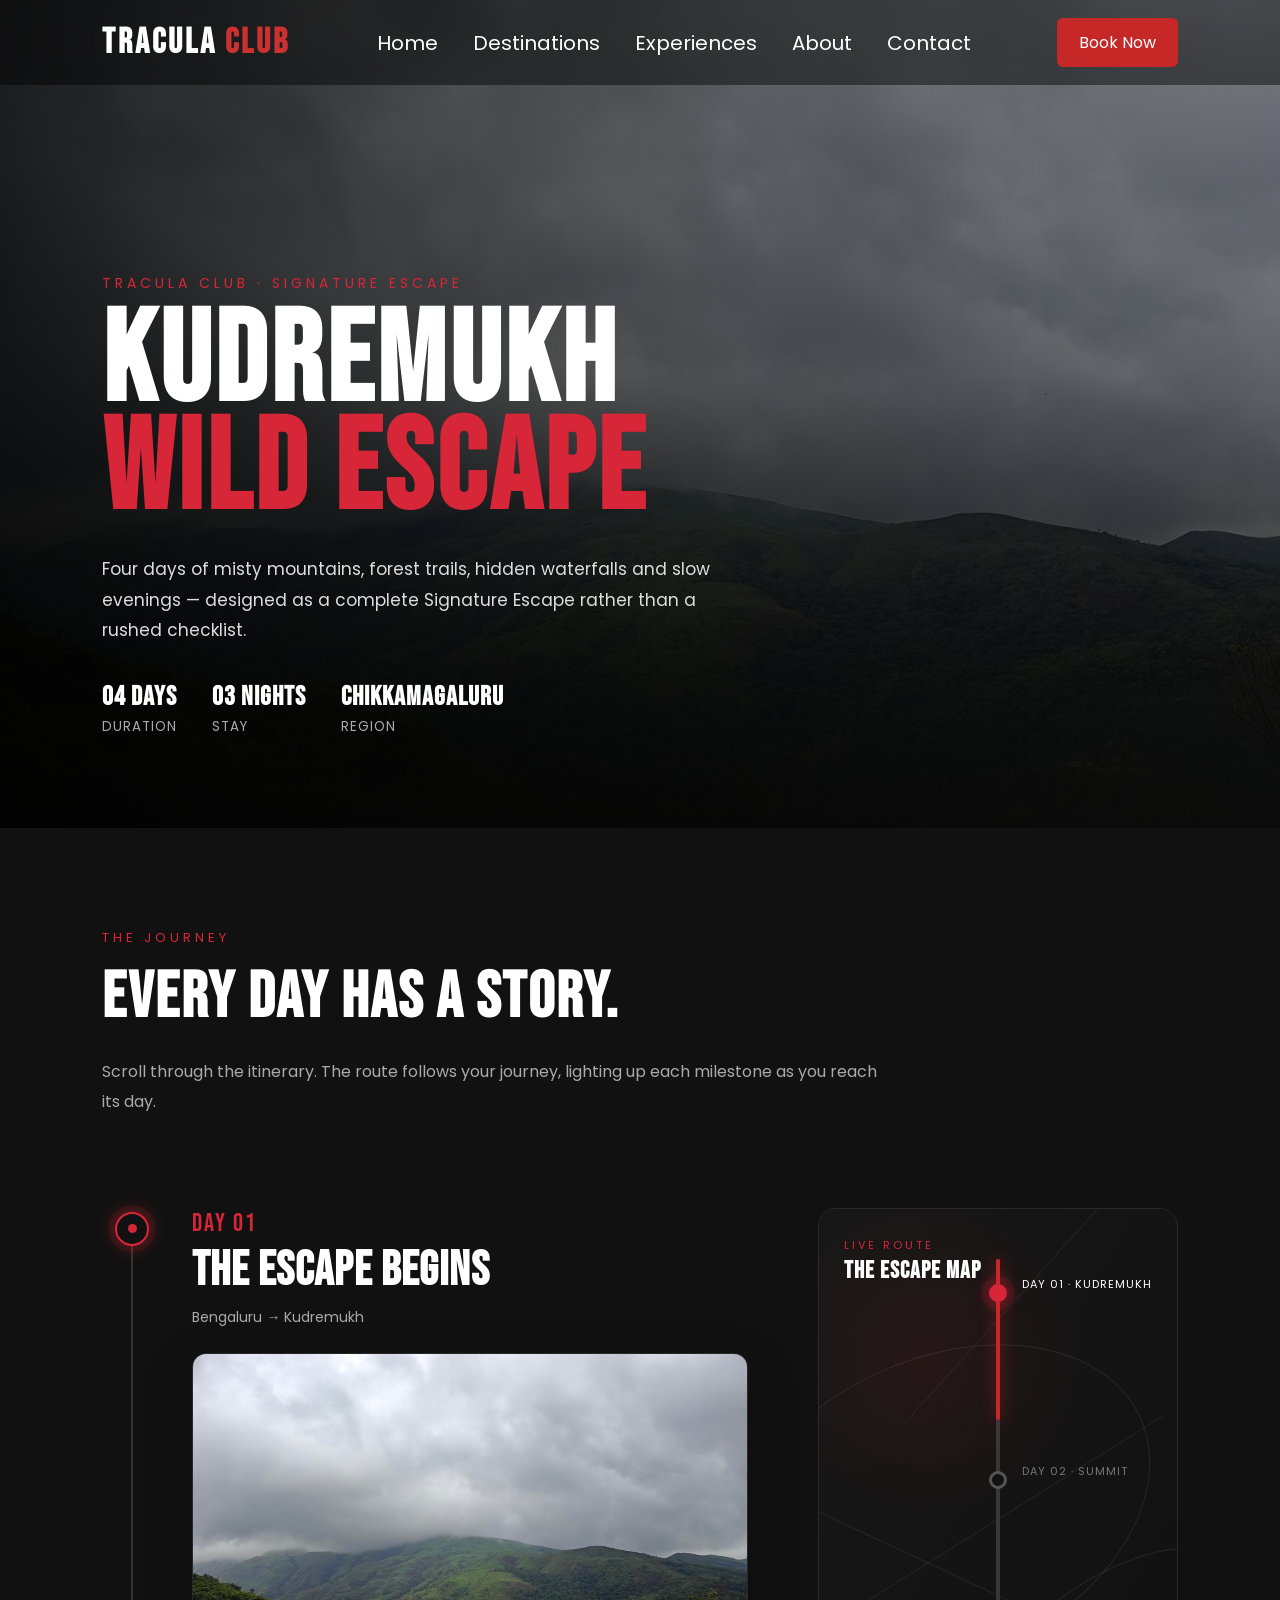
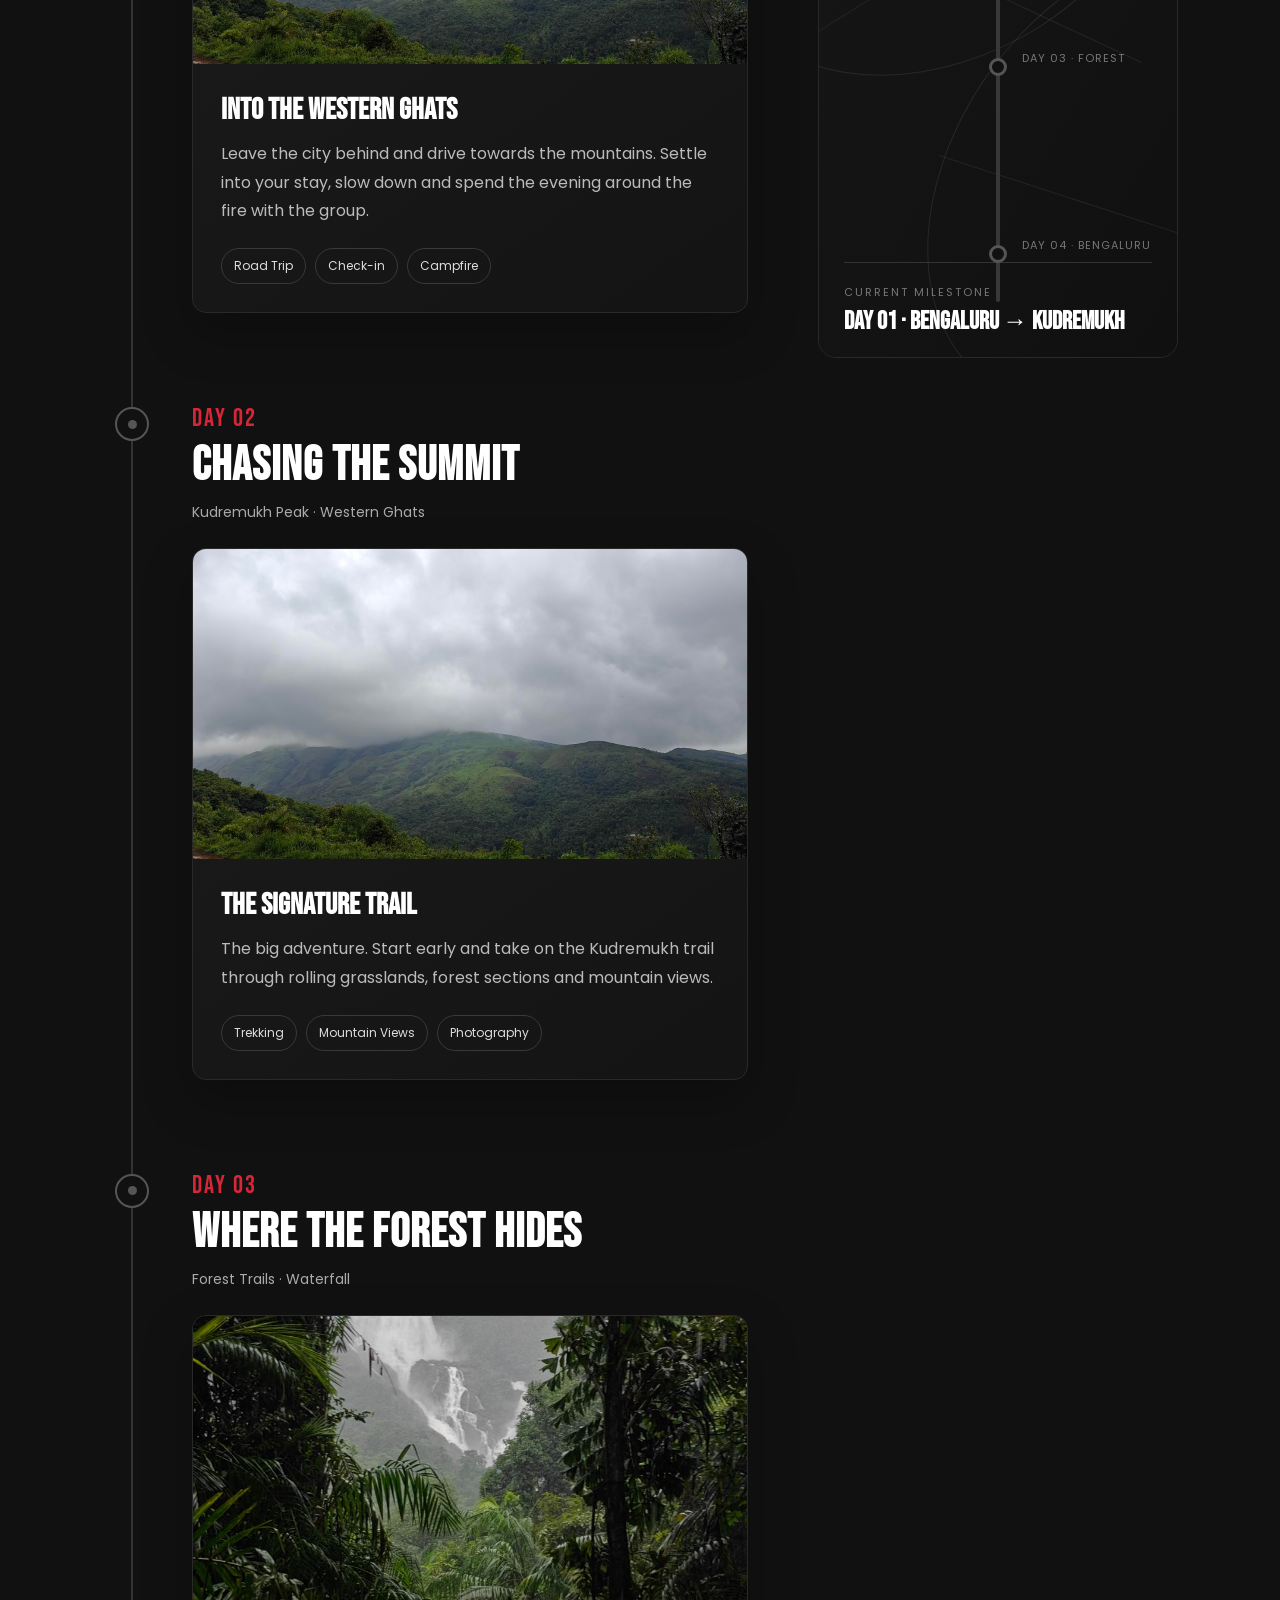
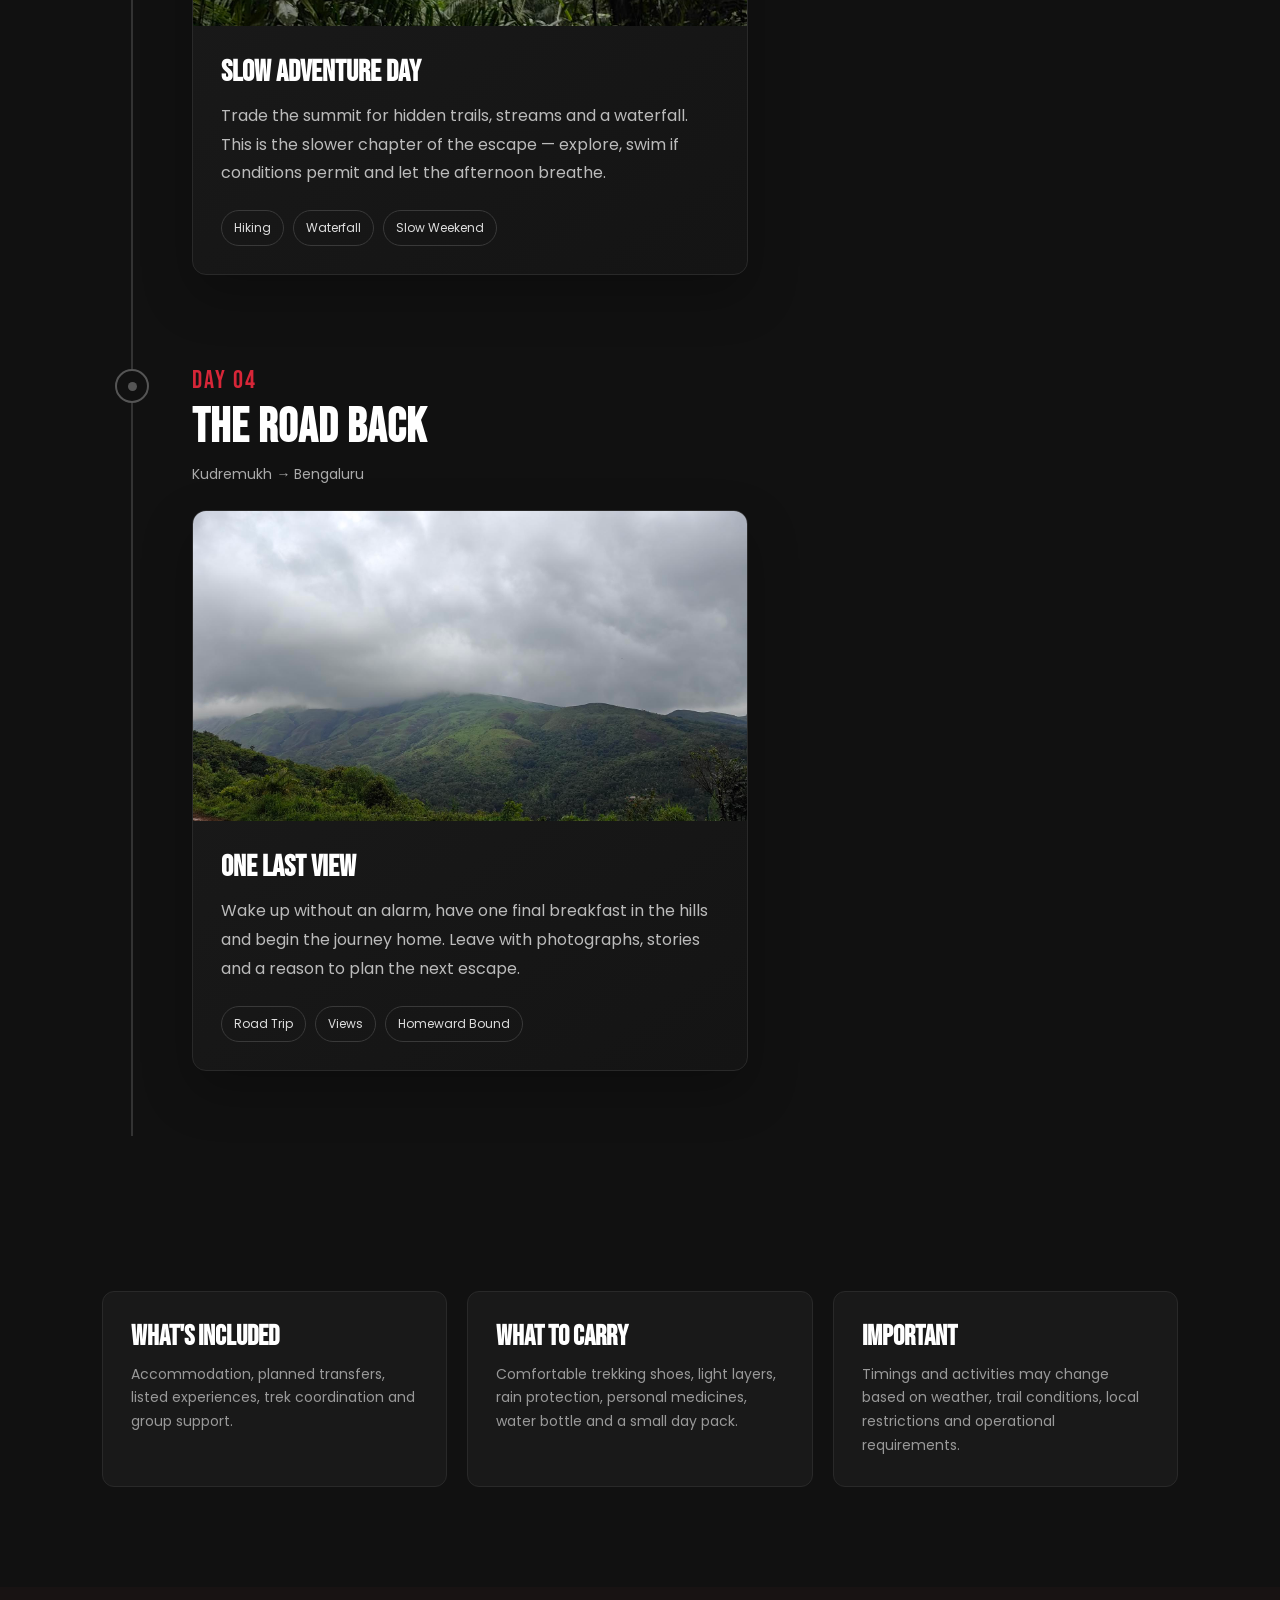
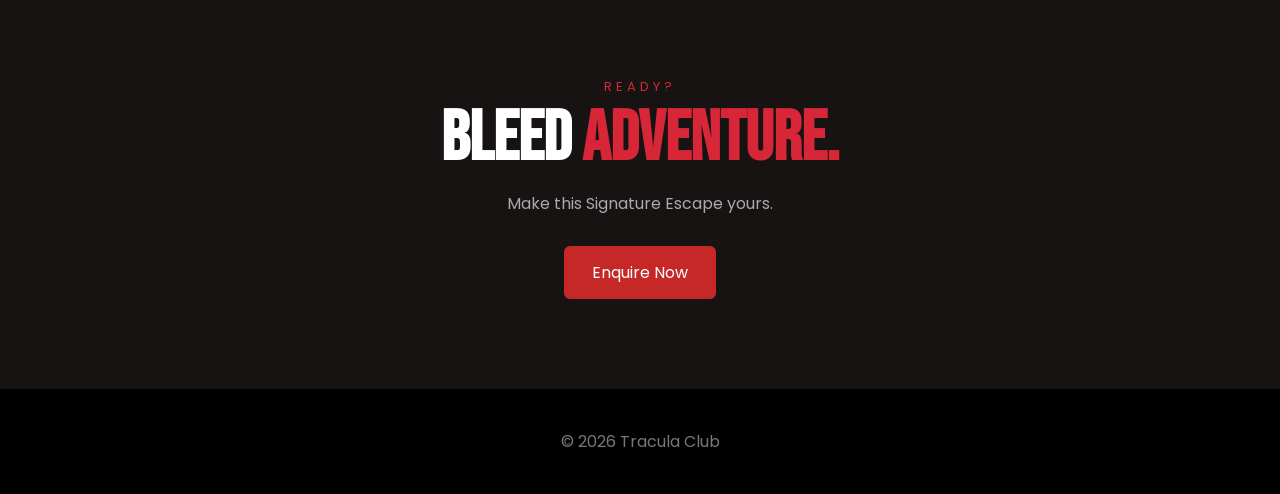
<file: kudremukh.html>
<!DOCTYPE html>
<html lang="en">
<head>
<meta charset="UTF-8">
<meta name="viewport" content="width=device-width, initial-scale=1.0">
<title>Signature Escape | Tracula Club</title>

<link rel="preconnect" href="https://fonts.googleapis.com">
<link rel="preconnect" href="https://fonts.gstatic.com" crossorigin>
<link href="https://fonts.googleapis.com/css2?family=Bebas+Neue&family=Poppins:wght@300;400;500;600&display=swap" rel="stylesheet">

<style>
*{margin:0;padding:0;box-sizing:border-box}
html{scroll-behavior:smooth}
body{
    font-family:Poppins,sans-serif;
    background:#111;
    color:#fff;
    overflow-x:hidden;
}

/* NAVBAR — matched to the primary Tracula site */
header{
    position:fixed;
    top:0;
    left:0;
    width:100%;
    padding:18px 8%;
    display:flex;
    justify-content:space-between;
    align-items:center;
    background:rgba(0,0,0,.45);
    backdrop-filter:blur(12px);
    z-index:1000;
}
.logo-container{display:flex;gap:8px;align-items:center}
.logo,.logo2{
    font-family:'Bebas Neue';
    font-size:35px;
    font-weight:700;
    letter-spacing:3px;
    display:flex;
    align-items:center;
}
.logo{color:#fff}
.logo2{color:#cb3131}
.logo span,.logo2 span{display:inline-block;transition:.2s}
.logo span:hover{color:#cb3131;text-shadow:0 0 8px #170404}
.logo2 span:hover{color:#fff;text-shadow:0 0 8px #000}

nav{display:flex;gap:35px}
nav a{color:#fff;text-decoration:none;font-size:20px;transition:.3s}
nav a:hover{color:#66020c}
.book-btn{
    background:#c62828;
    padding:12px 22px;
    border-radius:6px;
    color:#fff;
    text-decoration:none;
}
.book-btn:hover{background:#e53935}

/* HERO */
.hero{
    min-height:92vh;
    position:relative;
    display:flex;
    align-items:flex-end;
    padding:150px 8% 90px;
    background:
        linear-gradient(90deg,rgba(0,0,0,.88),rgba(0,0,0,.35)),
        linear-gradient(0deg,#111 0%,transparent 55%),
        url("image/Kudremukh.jpg") center/cover;
}
.hero-content{max-width:850px;position:relative;z-index:2}
.eyebrow{
    color:#d72638;
    font-size:14px;
    letter-spacing:4px;
    text-transform:uppercase;
    margin-bottom:15px;
}
.hero h1{
    font-family:'Bebas Neue';
    font-size:clamp(65px,10vw,130px);
    line-height:.85;
    letter-spacing:4px;
}
.hero h1 span{display:block;color:#d72638}
.hero-copy{
    margin-top:28px;
    max-width:650px;
    color:#ddd;
    line-height:1.8;
    font-size:17px;
}
.hero-meta{
    display:flex;
    gap:35px;
    margin-top:35px;
    flex-wrap:wrap;
}
.meta strong{
    display:block;
    font-family:'Bebas Neue';
    font-size:27px;
    letter-spacing:1px;
}
.meta small{color:#aaa;letter-spacing:1px}

/* INTRO */
.intro{
    padding:100px 8% 55px;
    max-width:1200px;
}
.section-label{
    color:#d72638;
    letter-spacing:4px;
    font-size:13px;
    text-transform:uppercase;
}
.intro h2{
    font-family:'Bebas Neue';
    font-size:65px;
    letter-spacing:2px;
    margin:10px 0 20px;
}
.intro p{color:#aaa;max-width:780px;line-height:1.9}

/* ITINERARY LAYOUT */
.itinerary-shell{
    width:100%;
    padding:35px 8% 130px;
    display:grid;
    grid-template-columns:minmax(0,1fr) 360px;
    gap:70px;
    position:relative;
}

/* Timeline */
.timeline{
    position:relative;
    max-width:850px;
}
.timeline:before{
    content:"";
    position:absolute;
    left:29px;
    top:25px;
    bottom:25px;
    width:2px;
    background:#333;
}
.timeline-progress{
    position:absolute;
    left:29px;
    top:25px;
    width:2px;
    height:0;
    background:#c62828;
    box-shadow:0 0 12px rgba(198,40,40,.7);
    z-index:1;
    transition:height .15s linear;
}
.day{
    position:relative;
    padding:0 0 90px 90px;
}
.marker{
    position:absolute;
    left:13px;
    top:4px;
    width:34px;
    height:34px;
    border:2px solid #555;
    background:#111;
    border-radius:50%;
    z-index:3;
    display:flex;
    align-items:center;
    justify-content:center;
    transition:.4s;
}
.marker:after{
    content:"";
    width:9px;
    height:9px;
    background:#555;
    border-radius:50%;
    transition:.4s;
}
.day.active .marker{
    border-color:#d72638;
    box-shadow:0 0 0 7px rgba(215,38,56,.1),0 0 20px rgba(215,38,56,.45);
}
.day.active .marker:after{background:#d72638}
.day-number{
    color:#d72638;
    font-family:'Bebas Neue';
    font-size:25px;
    letter-spacing:2px;
}
.day h3{
    font-family:'Bebas Neue';
    font-size:48px;
    letter-spacing:1px;
    margin:3px 0 8px;
}
.location{color:#aaa;font-size:14px;margin-bottom:25px}
.day-card{
    background:linear-gradient(145deg,#1b1b1b,#141414);
    border:1px solid #292929;
    border-radius:14px;
    overflow:hidden;
    box-shadow:0 20px 50px rgba(0,0,0,.25);
}
.day-card img{
    width:100%;
    height:310px;
    object-fit:cover;
    display:block;
}
.day-content{padding:28px}
.day-content h4{
    font-family:'Bebas Neue';
    font-size:30px;
    margin-bottom:12px;
}
.day-content p{
    color:#bbb;
    line-height:1.8;
    margin-bottom:22px;
}
.activities{
    display:flex;
    flex-wrap:wrap;
    gap:9px;
}
.activities span{
    padding:8px 12px;
    border:1px solid #393939;
    border-radius:20px;
    color:#ddd;
    font-size:12px;
}
.time-block{
    border-top:1px solid #292929;
    padding:15px 0;
    display:grid;
    grid-template-columns:95px 1fr;
    gap:15px;
}
.time-block strong{color:#d72638;font-size:13px}
.time-block span{color:#ccc;font-size:14px;line-height:1.6}

/* MAP / ROUTE PANEL */
.route-panel{
    position:sticky;
    top:110px;
    height:calc(100vh - 150px);
    min-height:500px;
    border:1px solid #292929;
    border-radius:18px;
    overflow:hidden;
    background:#151515;
}
.route-title{
    position:absolute;
    z-index:5;
    top:22px;
    left:25px;
}
.route-title small{
    color:#d72638;
    letter-spacing:3px;
    font-size:11px;
}
.route-title h3{
    font-family:'Bebas Neue';
    font-size:24px;
    letter-spacing:1px;
}
.map{
    position:absolute;
    inset:0;
    background:
        radial-gradient(circle at 30% 20%,rgba(198,40,40,.10),transparent 25%),
        linear-gradient(120deg,#171717,#101010);
}
.map:before,.map:after{
    content:"";
    position:absolute;
    opacity:.13;
    border:1px solid #aaa;
    border-radius:50%;
}
.map:before{
    width:440px;height:300px;
    left:-100px;top:150px;
    transform:rotate(-25deg);
}
.map:after{
    width:350px;height:500px;
    right:-130px;bottom:-70px;
    transform:rotate(35deg);
}

/* Decorative map roads */
.road{
    position:absolute;
    height:1px;
    background:#555;
    opacity:.25;
    transform-origin:left center;
}
.r1{width:400px;left:-40px;top:38%;transform:rotate(25deg)}
.r2{width:430px;left:-20px;top:58%;transform:rotate(-32deg)}
.r3{width:300px;left:120px;top:73%;transform:rotate(18deg)}
.r4{width:300px;left:90px;top:28%;transform:rotate(-48deg)}

.route{
    position:absolute;
    left:50%;
    top:50px;
    bottom:55px;
    width:4px;
    transform:translateX(-50%);
}
.route-base{
    position:absolute;
    inset:0;
    background:#383838;
    border-radius:5px;
}
.route-fill{
    position:absolute;
    left:0;
    top:0;
    width:100%;
    height:0;
    background:#c62828;
    border-radius:5px;
    box-shadow:0 0 15px rgba(198,40,40,.7);
    transition:height .2s ease;
   
}
.map-marker{
    position:absolute;
    left:50%;
    width:18px;
    height:18px;
    background:#111;
    border:3px solid #555;
    border-radius:50%;
    transform:translateX(-50%);
    z-index:4;
    transition:.35s;
}
.map-marker.active{
    border-color:#d72638;
    background:#d72638;
    box-shadow:0 0 0 8px rgba(215,38,56,.12),0 0 18px rgba(215,38,56,.6);
}
.map-label{
    position:absolute;
    left:calc(50% + 24px);
    transform:translateY(-50%);
    white-space:nowrap;
    color:#777;
    font-size:11px;
    letter-spacing:1px;
    transition:.35s;
}
.map-label.active{color:#fff}
.m1{top:10%}.m2{top:35%}.m3{top:60%}.m4{top:85%}

.route-current{
    position:absolute;
    bottom:20px;
    left:25px;
    right:25px;
    border-top:1px solid #333;
    padding-top:15px;
}
.route-current span{color:#777;font-size:11px;letter-spacing:2px}
.route-current strong{
    display:block;
    font-family:'Bebas Neue';
    font-size:25px;
    margin-top:3px;
}

/* DETAILS */
.details{
    padding:0 8% 100px;
    display:grid;
    grid-template-columns:repeat(3,1fr);
    gap:20px;
}
.detail-box{
    background:#191919;
    border:1px solid #292929;
    border-radius:12px;
    padding:28px;
}
.detail-box h4{
    font-family:'Bebas Neue';
    font-size:28px;
    margin-bottom:10px;
}
.detail-box p{color:#999;line-height:1.7;font-size:14px}

/* CTA */
.cta{
    padding:90px 8%;
    background:#181313;
    text-align:center;
}
.cta h2{
    font-family:'Bebas Neue';
    font-size:70px;
}
.cta h2 span{color:#d72638}
.cta p{color:#aaa;margin:10px auto 30px}
.cta a{
    display:inline-block;
    background:#c62828;
    color:#fff;
    text-decoration:none;
    padding:14px 28px;
    border-radius:6px;
}

/* FOOTER */
footer{
    padding:40px;
    text-align:center;
    background:#000;
    color:#777;
}

/* MOBILE */
@media(max-width:1000px){
    header{padding:16px 5%}
    nav{display:none}
    .itinerary-shell{
        grid-template-columns:1fr;
        padding-left:5%;
        padding-right:5%;
    }
    .route-panel{
        display:none;
    }
    .intro{padding-left:5%;padding-right:5%}
    .details{
        grid-template-columns:1fr;
        padding-left:5%;
        padding-right:5%;
    }
}
@media(max-width:600px){
    .logo,.logo2{font-size:28px}
    .book-btn{padding:9px 14px;font-size:13px}
    .hero{padding:130px 6% 70px;min-height:80vh}
    .hero h1{font-size:70px}
    .hero-meta{gap:20px}
    .day{padding-left:58px}
    .timeline:before,.timeline-progress{left:19px}
    .marker{left:3px}
    .day h3{font-size:40px}
    .day-card img{height:230px}
}
</style>
</head>

<body>

<header>
    <div class="logo-container">
        <div class="logo">
            <span>T</span><span>R</span><span>A</span><span>C</span><span>U</span><span>L</span><span>A</span>
        </div>
        <div class="logo2">
            <span>C</span><span>L</span><span>U</span><span>B</span>
        </div>
    </div>

    <nav>
        <a href="index.html">Home</a>
        <a href="index.html#destinations">Destinations</a>
        <a href="index.html#experiences">Experiences</a>
        <a href="index.html#about">About</a>
        <a href="index.html#contact">Contact</a>
    </nav>

    <a class="book-btn" href="#book">Book Now</a>
</header>

<section class="hero">
    <div class="hero-content">
        <div class="eyebrow">Tracula Club · Signature Escape</div>
        <h1>KUDREMUKH <span>WILD ESCAPE</span></h1>
        <p class="hero-copy">
            Four days of misty mountains, forest trails, hidden waterfalls and slow
            evenings — designed as a complete Signature Escape rather than a rushed checklist.
        </p>

        <div class="hero-meta">
            <div class="meta"><strong>04 DAYS</strong><small>DURATION</small></div>
            <div class="meta"><strong>03 NIGHTS</strong><small>STAY</small></div>
            <div class="meta"><strong>CHIKKAMAGALURU</strong><small>REGION</small></div>
        </div>
    </div>
</section>

<section class="intro">
    <div class="section-label">THE JOURNEY</div>
    <h2>EVERY DAY HAS A STORY.</h2>
    <p>
        Scroll through the itinerary. The route follows your journey,
        lighting up each milestone as you reach its day. 
    </p>
</section>

<main class="itinerary-shell">

    <div class="timeline" id="timeline">
        <div class="timeline-progress" id="timelineProgress"></div>

        <article class="day" data-place="Bengaluru → Kudremukh">
            <div class="marker"></div>
            <div class="day-number">DAY 01</div>
            <h3>THE ESCAPE BEGINS</h3>
            <div class="location">Bengaluru → Kudremukh</div>

            <div class="day-card">
                <img src="image/Kudremukh.jpg" alt="Kudremukh">
                <div class="day-content">
                    <h4>Into the Western Ghats</h4>
                    <p>
                        Leave the city behind and drive towards the mountains.
                        Settle into your stay, slow down and spend the evening
                        around the fire with the group.
                    </p>

                    <!-- <div class="time-block">
                        <strong>06:00 AM</strong>
                        <span>Departure from Bengaluru</span>
                    </div>
                    <div class="time-block">
                        <strong>12:30 PM</strong>
                        <span>Lunch en route and continue towards Kudremukh</span>
                    </div>
                    <div class="time-block">
                        <strong>04:00 PM</strong>
                        <span>Check-in and unwind</span>
                    </div>
                    <div class="time-block">
                        <strong>07:30 PM</strong>
                        <span>Campfire, dinner and introduction to the escape</span>
                    </div> -->

                    <div class="activities">
                        <span>Road Trip</span>
                        <span>Check-in</span>
                        <span>Campfire</span>
                    </div>
                </div>
            </div>
        </article>

        <article class="day" data-place="Kudremukh Peak">
            <div class="marker"></div>
            <div class="day-number">DAY 02</div>
            <h3>CHASING THE SUMMIT</h3>
            <div class="location">Kudremukh Peak · Western Ghats</div>

            <div class="day-card">
                <img src="image/Kudremukh.jpg" alt="Kudremukh peak">
                <div class="day-content">
                    <h4>The Signature Trail</h4>
                    <p>
                        The big adventure. Start early and take on the Kudremukh
                        trail through rolling grasslands, forest sections and
                        mountain views.
                    </p>

                    <!-- <div class="time-block">
                        <strong>05:30 AM</strong>
                        <span>Wake-up and breakfast</span>
                    </div>
                    <div class="time-block">
                        <strong>06:30 AM</strong>
                        <span>Begin the trek with the group</span>
                    </div>
                    <div class="time-block">
                        <strong>01:00 PM</strong>
                        <span>Summit experience and packed lunch</span>
                    </div>
                    <div class="time-block">
                        <strong>05:30 PM</strong>
                        <span>Return, shower and recovery</span>
                    </div>
                    <div class="time-block">
                        <strong>08:00 PM</strong>
                        <span>Dinner and relaxed evening</span>
                    </div> -->

                    <div class="activities">
                        <span>Trekking</span>
                        <span>Mountain Views</span>
                        <span>Photography</span>
                    </div>
                </div>
            </div>
        </article>

        <article class="day" data-place="Waterfall & Forest">
            <div class="marker"></div>
            <div class="day-number">DAY 03</div>
            <h3>WHERE THE FOREST HIDES</h3>
            <div class="location">Forest Trails · Waterfall</div>

            <div class="day-card">
                <img src="image/Dudhsagar.jpg" alt="Waterfall experience">
                <div class="day-content">
                    <h4>Slow Adventure Day</h4>
                    <p>
                        Trade the summit for hidden trails, streams and a waterfall.
                        This is the slower chapter of the escape — explore, swim if
                        conditions permit and let the afternoon breathe.
                    </p>

                    <!-- <div class="time-block">
                        <strong>08:00 AM</strong>
                        <span>Breakfast at the stay</span>
                    </div>
                    <div class="time-block">
                        <strong>09:30 AM</strong>
                        <span>Forest trail and waterfall exploration</span>
                    </div>
                    <div class="time-block">
                        <strong>01:30 PM</strong>
                        <span>Lunch and downtime</span>
                    </div>
                    <div class="time-block">
                        <strong>05:00 PM</strong>
                        <span>Golden-hour viewpoints</span>
                    </div>
                    <div class="time-block">
                        <strong>08:00 PM</strong>
                        <span>Final campfire night</span>
                    </div> -->

                    <div class="activities">
                        <span>Hiking</span>
                        <span>Waterfall</span>
                        <span>Slow Weekend</span>
                    </div>
                </div>
            </div>
        </article>

        <article class="day" data-place="Kudremukh → Bengaluru">
            <div class="marker"></div>
            <div class="day-number">DAY 04</div>
            <h3>THE ROAD BACK</h3>
            <div class="location">Kudremukh → Bengaluru</div>

            <div class="day-card">
                <img src="image/Kudremukh.jpg" alt="Western Ghats road">
                <div class="day-content">
                    <h4>One Last View</h4>
                    <p>
                        Wake up without an alarm, have one final breakfast in the hills
                        and begin the journey home. Leave with photographs, stories and
                        a reason to plan the next escape.
                    </p>

                    <!-- <div class="time-block">
                        <strong>08:00 AM</strong>
                        <span>Breakfast and check-out</span>
                    </div>
                    <div class="time-block">
                        <strong>09:30 AM</strong>
                        <span>Final viewpoint stop</span>
                    </div>
                    <div class="time-block">
                        <strong>11:00 AM</strong>
                        <span>Begin return journey</span>
                    </div>
                    <div class="time-block">
                        <strong>07:00 PM</strong>
                        <span>Estimated arrival in Bengaluru</span>
                    </div> -->

                    <div class="activities">
                        <span>Road Trip</span>
                        <span>Views</span>
                        <span>Homeward Bound</span>
                    </div>
                </div>
            </div>
        </article>
    </div>

    <aside class="route-panel">
        <div class="map">
            <div class="road r1"></div>
            <div class="road r2"></div>
            <div class="road r3"></div>
            <div class="road r4"></div>

            <div class="route-title">
                <small>LIVE ROUTE</small>
                <h3>THE ESCAPE MAP</h3>
            </div>

            <div class="route">
                <div class="route-base"></div>
                <div class="route-fill" id="routeFill"></div>
            </div>

            <div class="map-marker m1" data-day="0"></div>
            <div class="map-marker m2" data-day="1"></div>
            <div class="map-marker m3" data-day="2"></div>
            <div class="map-marker m4" data-day="3"></div>

            <div class="map-label m1">DAY 01 · KUDREMUKH</div>
            <div class="map-label m2">DAY 02 · SUMMIT</div>
            <div class="map-label m3">DAY 03 · FOREST</div>
            <div class="map-label m4">DAY 04 · BENGALURU</div>

            <div class="route-current">
                <span>CURRENT MILESTONE</span>
                <strong id="currentPlace">DAY 01 · KUDREMUKH</strong>
            </div>
        </div>
    </aside>

</main>

<section class="details">
    <div class="detail-box">
        <h4>WHAT'S INCLUDED</h4>
        <p>Accommodation, planned transfers, listed experiences, trek coordination and group support.</p>
    </div>
    <div class="detail-box">
        <h4>WHAT TO CARRY</h4>
        <p>Comfortable trekking shoes, light layers, rain protection, personal medicines, water bottle and a small day pack.</p>
    </div>
    <div class="detail-box">
        <h4>IMPORTANT</h4>
        <p>Timings and activities may change based on weather, trail conditions, local restrictions and operational requirements.</p>
    </div>
</section>

<section class="cta" id="book">
    <div class="section-label">READY?</div>
    <h2>BLEED <span>ADVENTURE.</span></h2>
    <p>Make this Signature Escape yours.</p>
    <a href="index.html#contact">Enquire Now</a>
</section>

<footer>© 2026 Tracula Club</footer>

<script>
const days = [...document.querySelectorAll(".day")];
const markers = [...document.querySelectorAll(".map-marker")];
const labels = [...document.querySelectorAll(".map-label")];
const progress = document.getElementById("timelineProgress");
const routeFill = document.getElementById("routeFill");
const currentPlace = document.getElementById("currentPlace");
const timeline = document.getElementById("timeline");

function updateJourney(){
    const rect = timeline.getBoundingClientRect();
    const viewportPoint = window.innerHeight * 0.42;

    let activeIndex = 0;

    days.forEach((day, index) => {
        const r = day.getBoundingClientRect();
        const markerPoint = r.top + 20;

        if(markerPoint <= viewportPoint){
            activeIndex = index;
        }
    });

    days.forEach((day,index)=>{
        day.classList.toggle("active", index === activeIndex);
    });

    markers.forEach((marker,index)=>{
        marker.classList.toggle("active", index <= activeIndex);
    });

    labels.forEach((label,index)=>{
        label.classList.toggle("active", index <= activeIndex);
    });

    const total = rect.height;
    const travelled = Math.min(
        Math.max(viewportPoint - rect.top, 0),
        total
    );

    const percentage = (travelled / total) * 100;
    progress.style.height = percentage + "%";

    const routePercentage = ((activeIndex + 1) / days.length) * 100;
    routeFill.style.height = routePercentage + "%";

    currentPlace.textContent =
        "DAY " + String(activeIndex + 1).padStart(2,"0") +
        " · " + days[activeIndex].dataset.place.toUpperCase();
}

window.addEventListener("scroll", updateJourney, {passive:true});
window.addEventListener("resize", updateJourney);
updateJourney();
</script>

</body>
</html>
</file>
